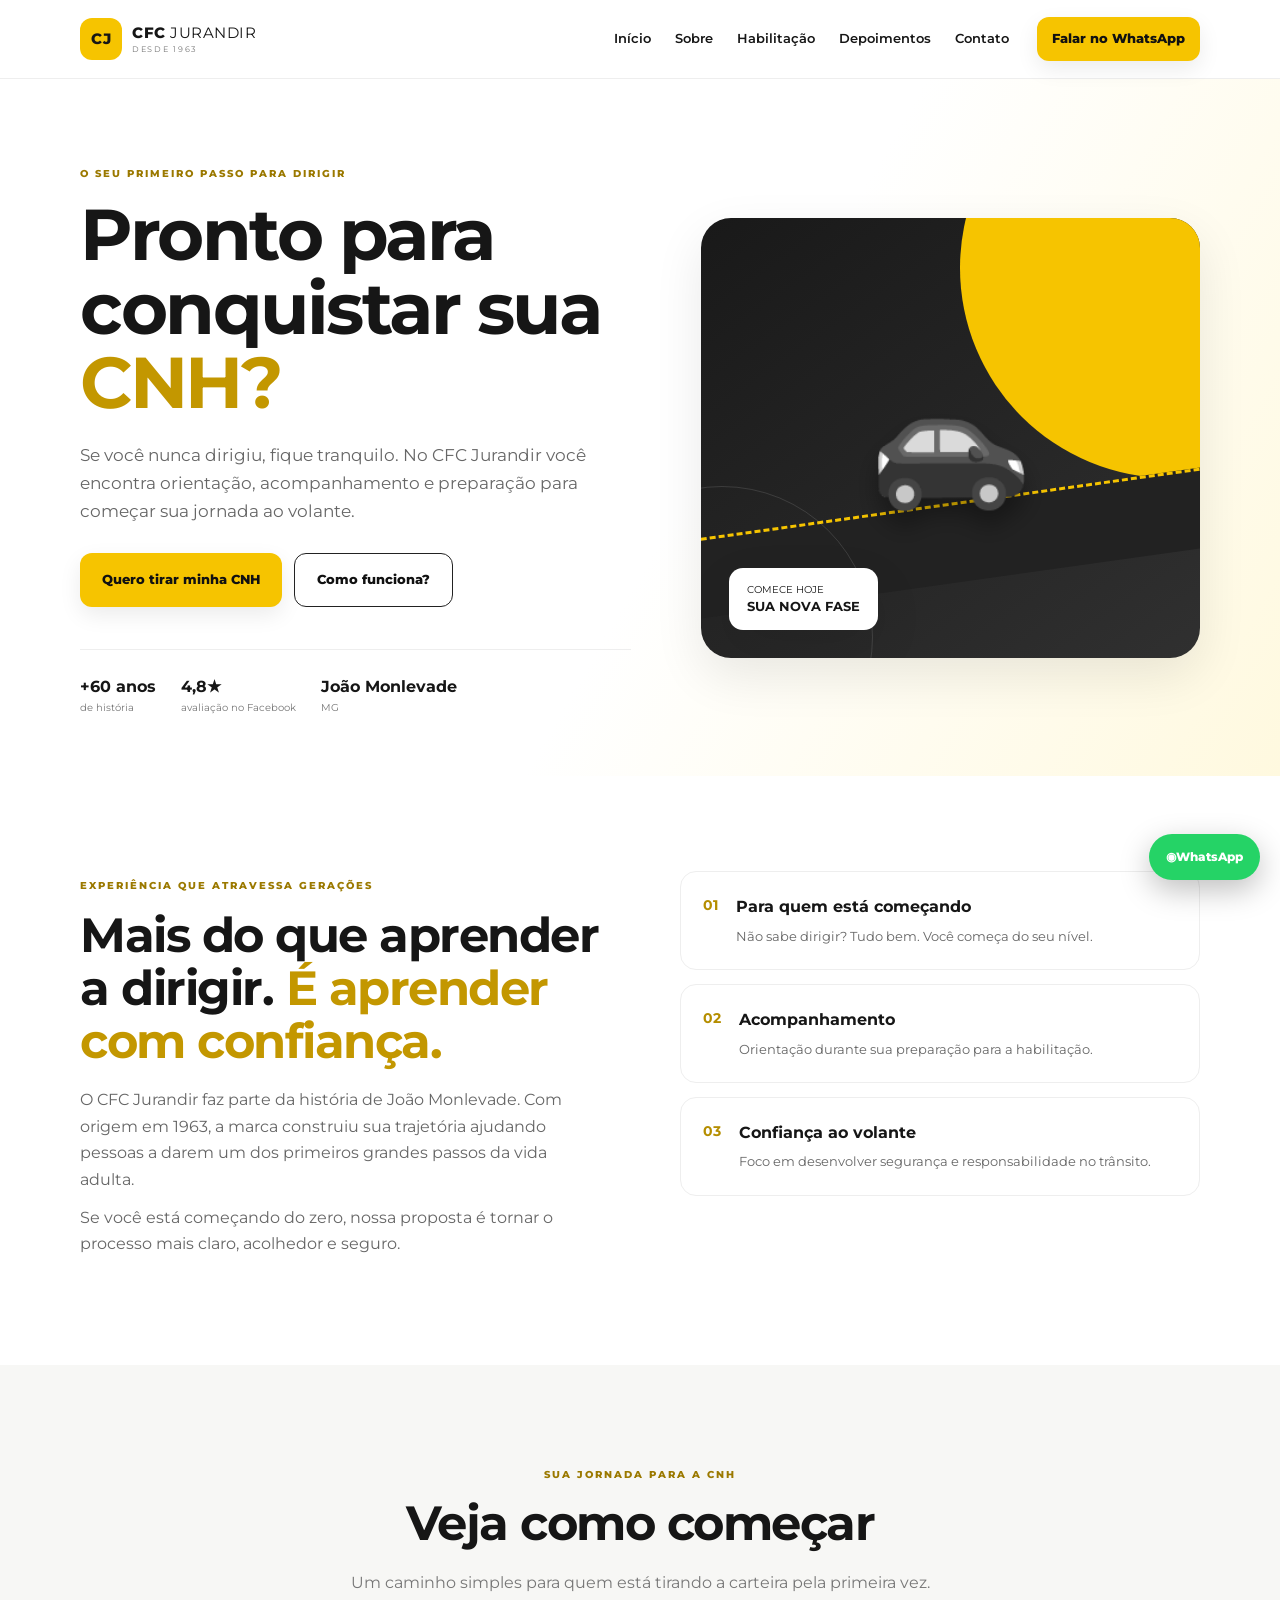
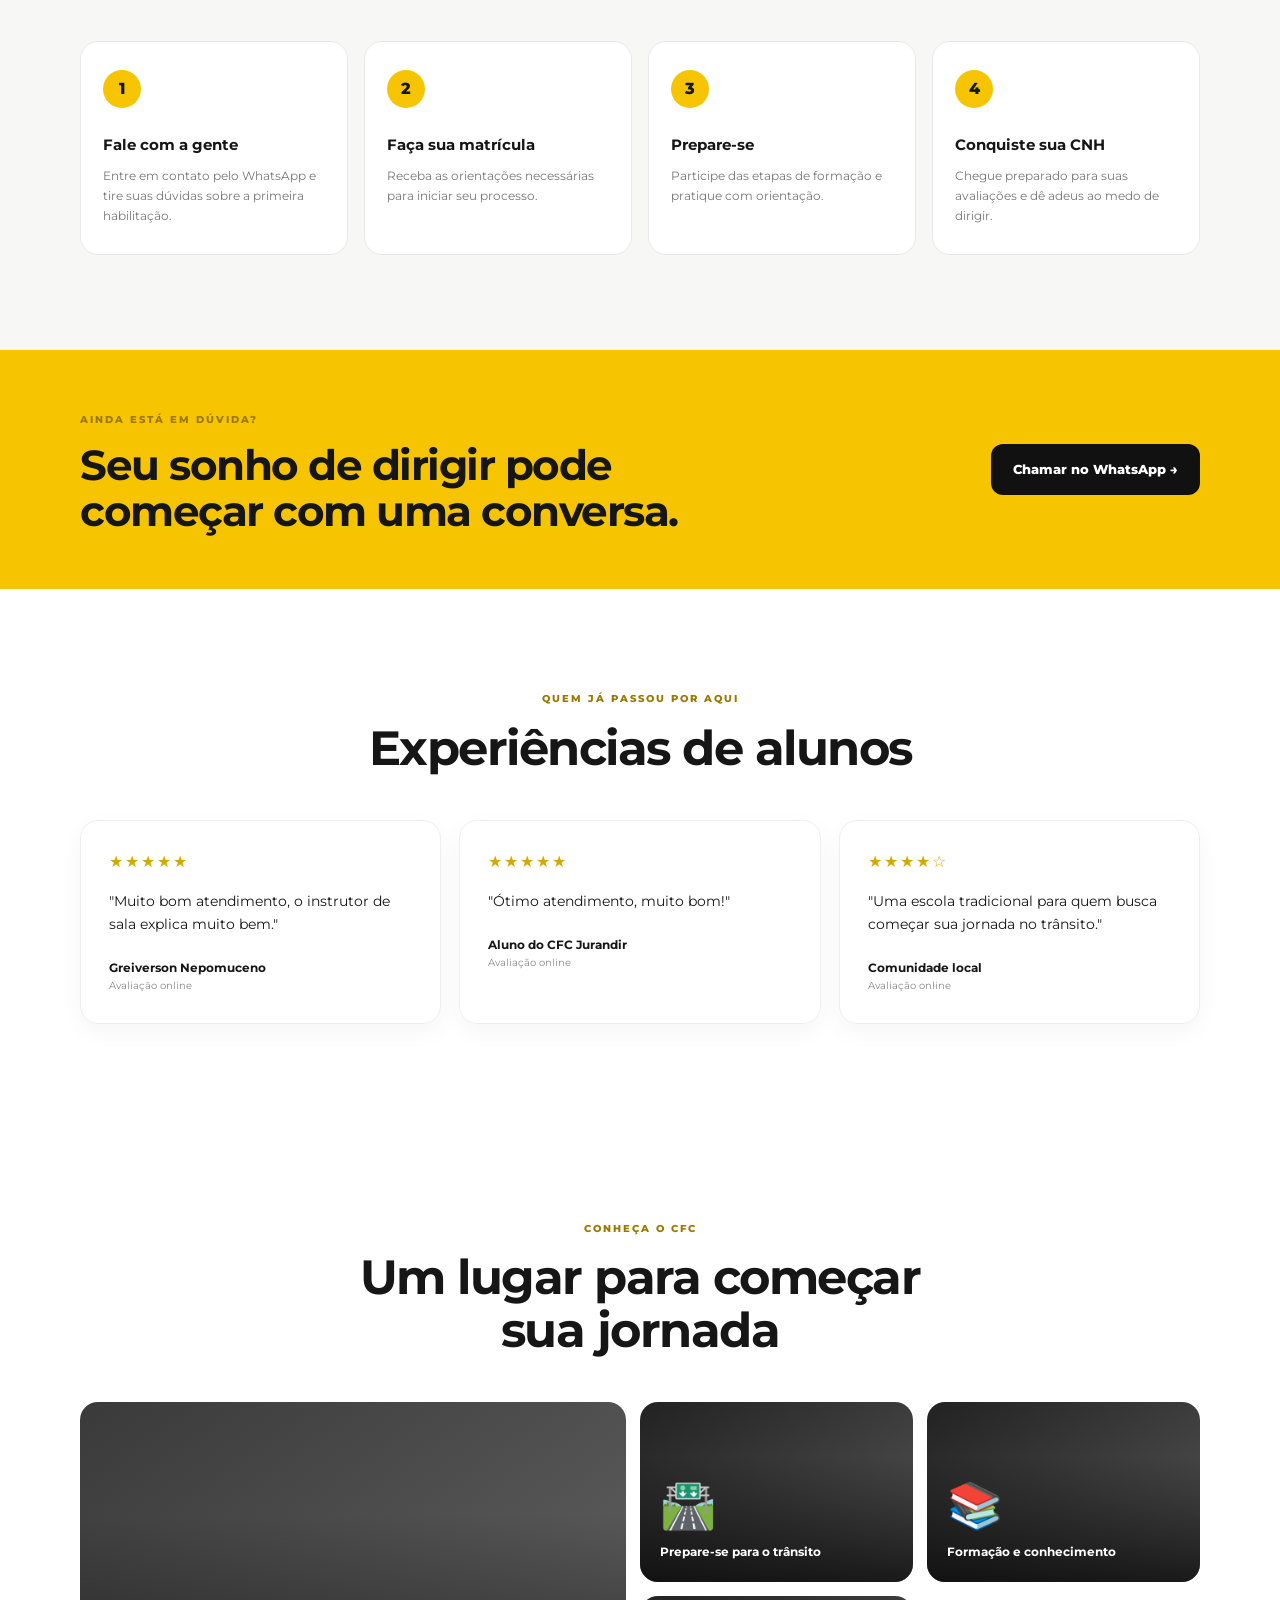
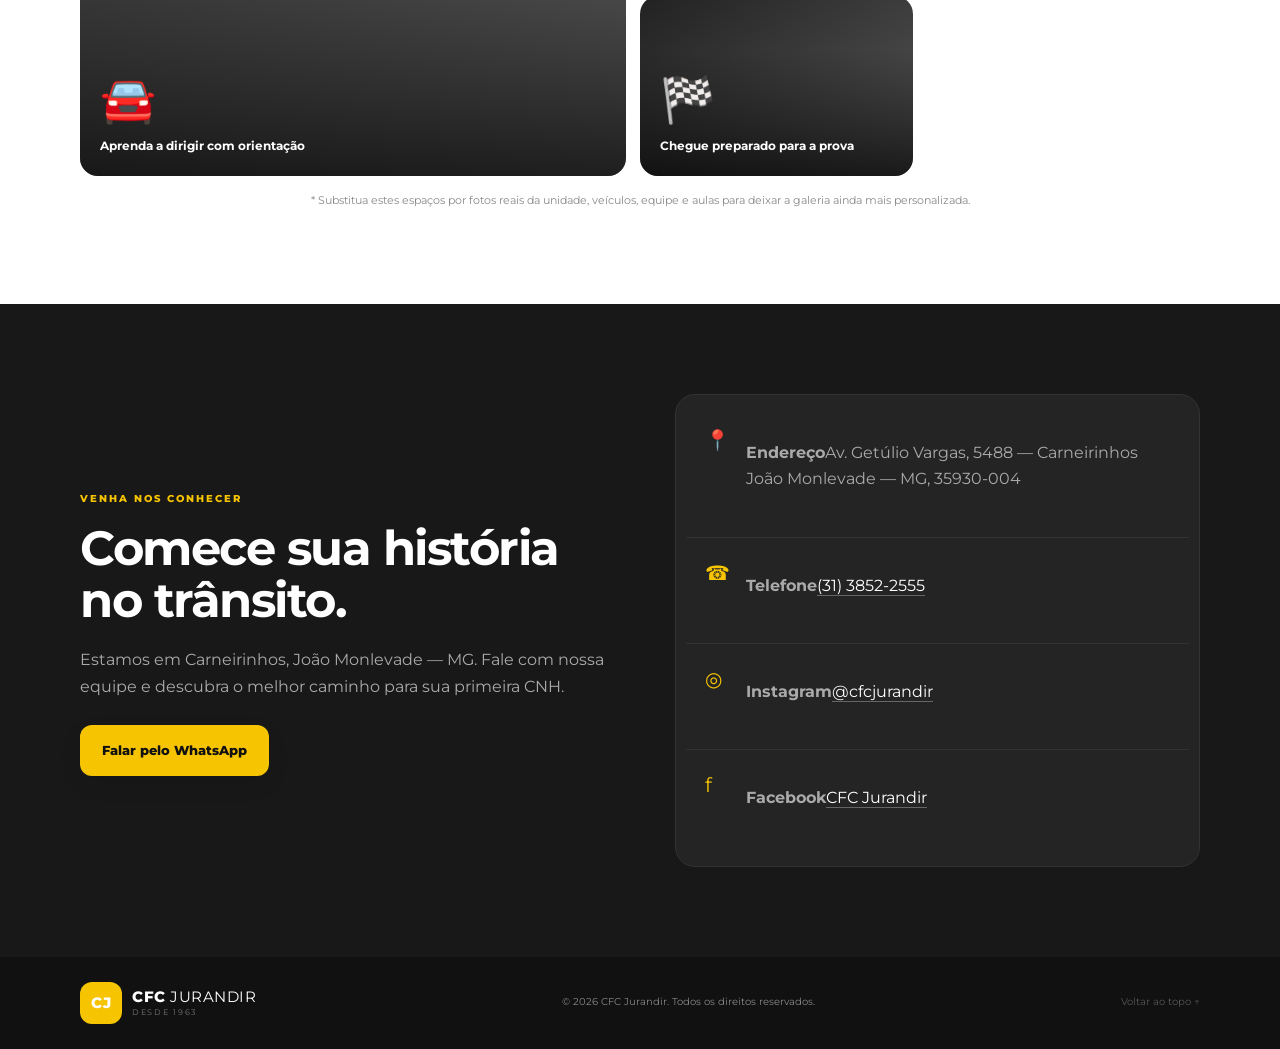
<file: index.html>
<!DOCTYPE html>
<html lang="pt-BR">
<head>
  <meta charset="UTF-8">
  <meta name="viewport" content="width=device-width, initial-scale=1.0">
  <meta name="description" content="CFC Jurandir — autoescola em João Monlevade. Aprenda a dirigir com confiança e dê o primeiro passo para sua CNH.">
  <title>CFC Jurandir | Sua melhor escolha para aprender a dirigir</title>
  <link rel="preconnect" href="https://fonts.googleapis.com">
  <link rel="preconnect" href="https://fonts.gstatic.com" crossorigin>
  <link href="https://fonts.googleapis.com/css2?family=Montserrat:wght@400;500;600;700;800&display=swap" rel="stylesheet">
  <link rel="stylesheet" href="style.css">
</head>
<body>
  <header class="header" id="inicio">
    <div class="container nav">
      <a class="logo" href="#inicio" aria-label="CFC Jurandir">
        <span class="logo-mark">CJ</span>
        <span><strong>CFC</strong> JURANDIR<small>DESDE 1963</small></span>
      </a>
      <button class="menu-toggle" aria-label="Abrir menu" aria-expanded="false">☰</button>
      <nav class="menu">
        <a href="#inicio">Início</a>
        <a href="#sobre">Sobre</a>
        <a href="#habilitacao">Habilitação</a>
        <a href="#depoimentos">Depoimentos</a>
        <a href="#contato">Contato</a>
      </nav>
      <a class="btn btn-small" href="https://wa.me/553138522555?text=Olá!%20Quero%20saber%20como%20tirar%20minha%20CNH%20no%20CFC%20Jurandir." target="_blank">Falar no WhatsApp</a>
    </div>
  </header>

  <main>
    <section class="hero">
      <div class="container hero-grid">
        <div class="hero-copy">
          <span class="eyebrow">O seu primeiro passo para dirigir</span>
          <h1>Pronto para conquistar sua <span>CNH?</span></h1>
          <p>Se você nunca dirigiu, fique tranquilo. No CFC Jurandir você encontra orientação, acompanhamento e preparação para começar sua jornada ao volante.</p>
          <div class="hero-actions">
            <a class="btn" href="https://wa.me/553138522555?text=Olá!%20Tenho%20interesse%20em%20tirar%20minha%20primeira%20CNH." target="_blank">Quero tirar minha CNH</a>
            <a class="btn btn-outline" href="#habilitacao">Como funciona?</a>
          </div>
          <div class="trust">
            <div><strong>+60 anos</strong><span>de história</span></div>
            <div><strong>4,8★</strong><span>avaliação no Facebook</span></div>
            <div><strong>João Monlevade</strong><span>MG</span></div>
          </div>
        </div>
        <div class="hero-card">
          <div class="road-line"></div>
          <div class="car">🚗</div>
          <div class="hero-badge">COMECE HOJE<br><strong>SUA NOVA FASE</strong></div>
        </div>
      </div>
    </section>

    <section class="section" id="sobre">
      <div class="container two-col">
        <div>
          <span class="eyebrow">Experiência que atravessa gerações</span>
          <h2>Mais do que aprender a dirigir. <span>É aprender com confiança.</span></h2>
          <p>O CFC Jurandir faz parte da história de João Monlevade. Com origem em 1963, a marca construiu sua trajetória ajudando pessoas a darem um dos primeiros grandes passos da vida adulta.</p>
          <p>Se você está começando do zero, nossa proposta é tornar o processo mais claro, acolhedor e seguro.</p>
        </div>
        <div class="feature-list">
          <article><b>01</b><div><h3>Para quem está começando</h3><p>Não sabe dirigir? Tudo bem. Você começa do seu nível.</p></div></article>
          <article><b>02</b><div><h3>Acompanhamento</h3><p>Orientação durante sua preparação para a habilitação.</p></div></article>
          <article><b>03</b><div><h3>Confiança ao volante</h3><p>Foco em desenvolver segurança e responsabilidade no trânsito.</p></div></article>
        </div>
      </div>
    </section>

    <section class="section light" id="habilitacao">
      <div class="container">
        <div class="section-heading">
          <span class="eyebrow">Sua jornada para a CNH</span>
          <h2>Veja como começar</h2>
          <p>Um caminho simples para quem está tirando a carteira pela primeira vez.</p>
        </div>
        <div class="steps">
          <article><span>1</span><h3>Fale com a gente</h3><p>Entre em contato pelo WhatsApp e tire suas dúvidas sobre a primeira habilitação.</p></article>
          <article><span>2</span><h3>Faça sua matrícula</h3><p>Receba as orientações necessárias para iniciar seu processo.</p></article>
          <article><span>3</span><h3>Prepare-se</h3><p>Participe das etapas de formação e pratique com orientação.</p></article>
          <article><span>4</span><h3>Conquiste sua CNH</h3><p>Chegue preparado para suas avaliações e dê adeus ao medo de dirigir.</p></article>
        </div>
      </div>
    </section>

    <section class="cta">
      <div class="container cta-inner">
        <div><span class="eyebrow">Ainda está em dúvida?</span><h2>Seu sonho de dirigir pode começar com uma conversa.</h2></div>
        <a class="btn dark" href="https://wa.me/553138522555?text=Olá!%20Quero%20começar%20o%20processo%20para%20minha%20CNH." target="_blank">Chamar no WhatsApp →</a>
      </div>
    </section>

    <section class="section" id="depoimentos">
      <div class="container">
        <div class="section-heading">
          <span class="eyebrow">Quem já passou por aqui</span>
          <h2>Experiências de alunos</h2>
        </div>
        <div class="reviews">
          <article class="review"><div class="stars">★★★★★</div><p>"Muito bom atendimento, o instrutor de sala explica muito bem."</p><strong>Greiverson Nepomuceno</strong><small>Avaliação online</small></article>
          <article class="review"><div class="stars">★★★★★</div><p>"Ótimo atendimento, muito bom!"</p><strong>Aluno do CFC Jurandir</strong><small>Avaliação online</small></article>
          <article class="review"><div class="stars">★★★★☆</div><p>"Uma escola tradicional para quem busca começar sua jornada no trânsito."</p><strong>Comunidade local</strong><small>Avaliação online</small></article>
        </div>
      </div>
    </section>

    <section class="section gallery-section">
      <div class="container">
        <div class="section-heading">
          <span class="eyebrow">Conheça o CFC</span>
          <h2>Um lugar para começar sua jornada</h2>
        </div>
        <div class="gallery">
          <div class="gallery-item big"><div><span>🚘</span><p>Aprenda a dirigir com orientação</p></div></div>
          <div class="gallery-item"><div><span>🛣️</span><p>Prepare-se para o trânsito</p></div></div>
          <div class="gallery-item"><div><span>📚</span><p>Formação e conhecimento</p></div></div>
          <div class="gallery-item"><div><span>🏁</span><p>Chegue preparado para a prova</p></div></div>
        </div>
        <p class="gallery-note">* Substitua estes espaços por fotos reais da unidade, veículos, equipe e aulas para deixar a galeria ainda mais personalizada.</p>
      </div>
    </section>

    <section class="contact" id="contato">
      <div class="container contact-grid">
        <div>
          <span class="eyebrow">Venha nos conhecer</span>
          <h2>Comece sua história no trânsito.</h2>
          <p>Estamos em Carneirinhos, João Monlevade — MG. Fale com nossa equipe e descubra o melhor caminho para sua primeira CNH.</p>
          <a class="btn" href="https://wa.me/553138522555?text=Olá!%20Estou%20em%20João%20Monlevade%20e%20quero%20informações%20sobre%20a%20CNH." target="_blank">Falar pelo WhatsApp</a>
        </div>
        <div class="contact-card">
          <div><span>📍</span><p><strong>Endereço</strong>Av. Getúlio Vargas, 5488 — Carneirinhos<br>João Monlevade — MG, 35930-004</p></div>
          <div><span>☎</span><p><strong>Telefone</strong><a href="tel:+553138522555">(31) 3852-2555</a></p></div>
          <div><span>◎</span><p><strong>Instagram</strong><a href="https://www.instagram.com/cfcjurandir/" target="_blank">@cfcjurandir</a></p></div>
          <div><span>f</span><p><strong>Facebook</strong><a href="https://www.facebook.com/cfcjurandirjm/" target="_blank">CFC Jurandir</a></p></div>
        </div>
      </div>
    </section>
  </main>

  <a class="whatsapp-float" href="https://wa.me/553138522555?text=Olá!%20Quero%20informações%20sobre%20a%20primeira%20CNH." target="_blank" aria-label="Falar no WhatsApp">◉<span>WhatsApp</span></a>

  <footer>
    <div class="container footer-inner">
      <div class="logo footer-logo"><span class="logo-mark">CJ</span><span><strong>CFC</strong> JURANDIR<small>DESDE 1963</small></span></div>
      <p>© <span id="year"></span> CFC Jurandir. Todos os direitos reservados.</p>
      <a href="#inicio">Voltar ao topo ↑</a>
    </div>
  </footer>
  <script src="script.js"></script>
</body>
</html>
</file>
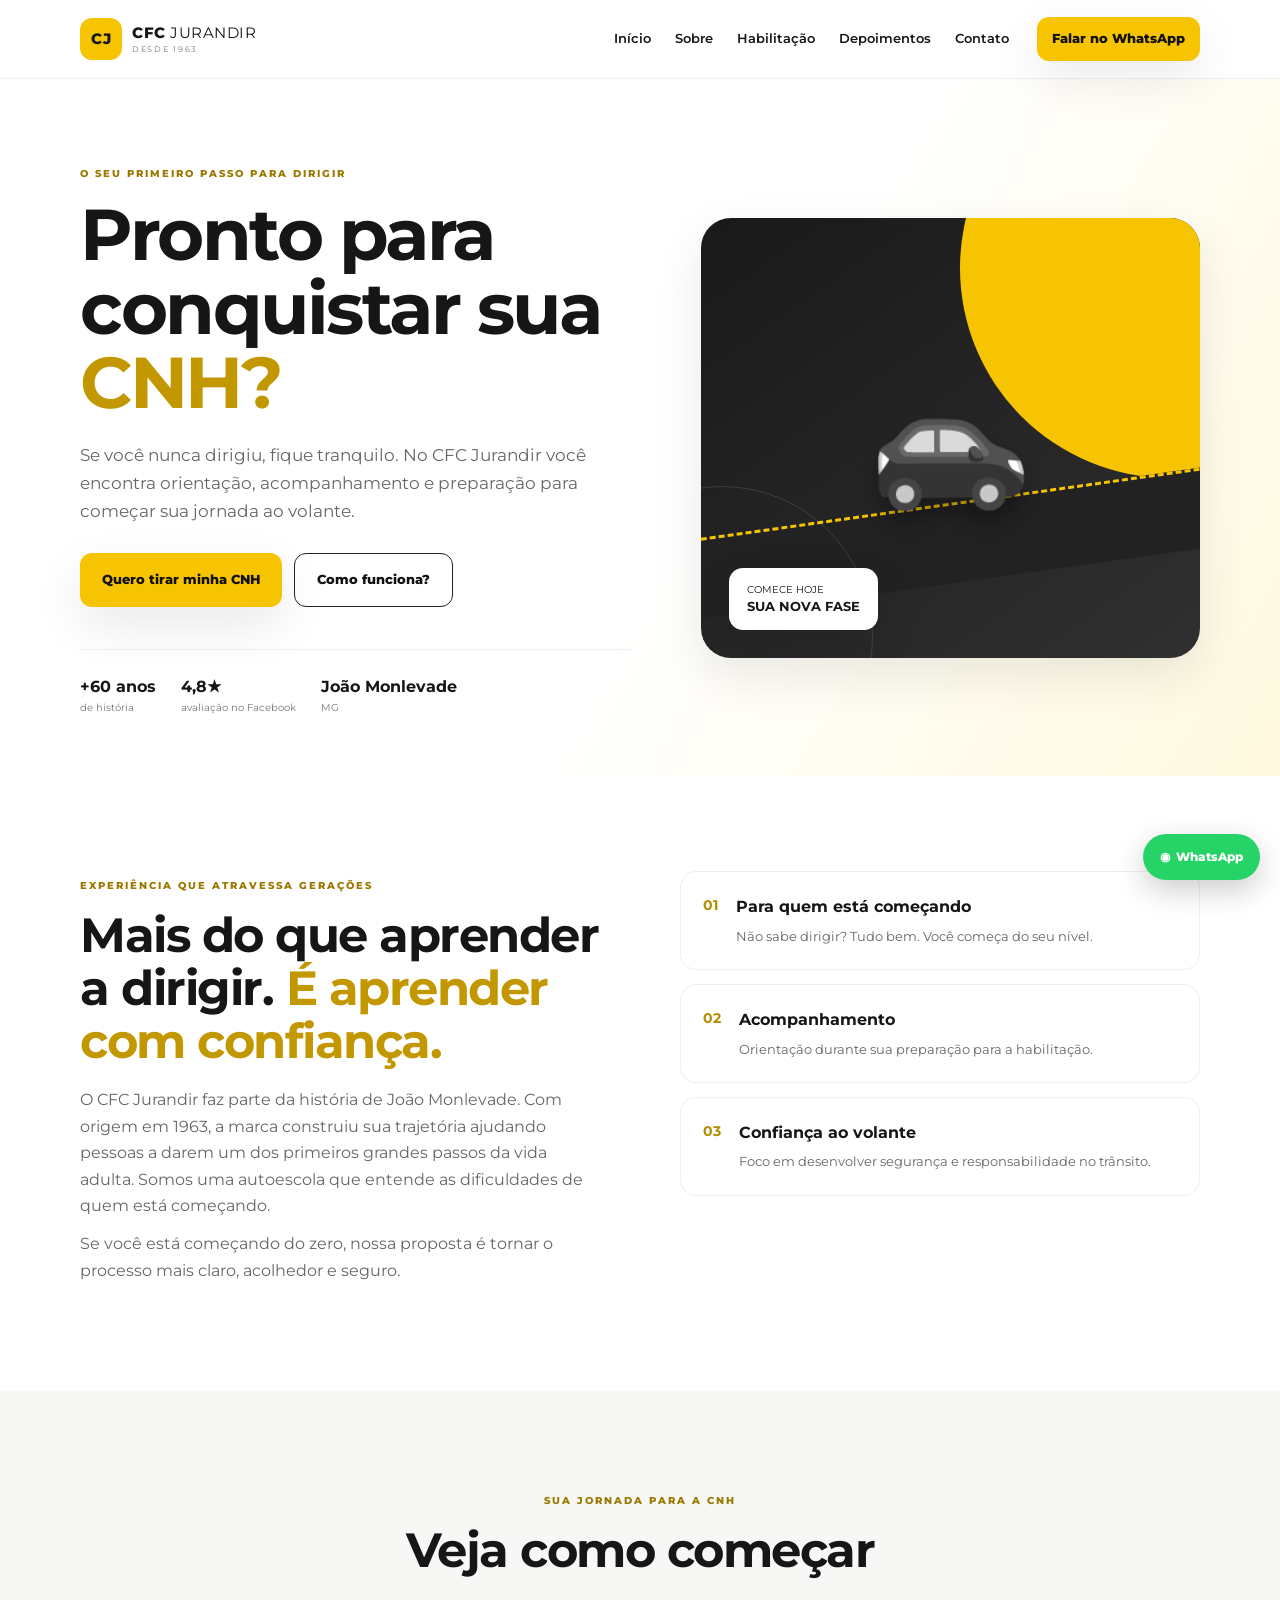
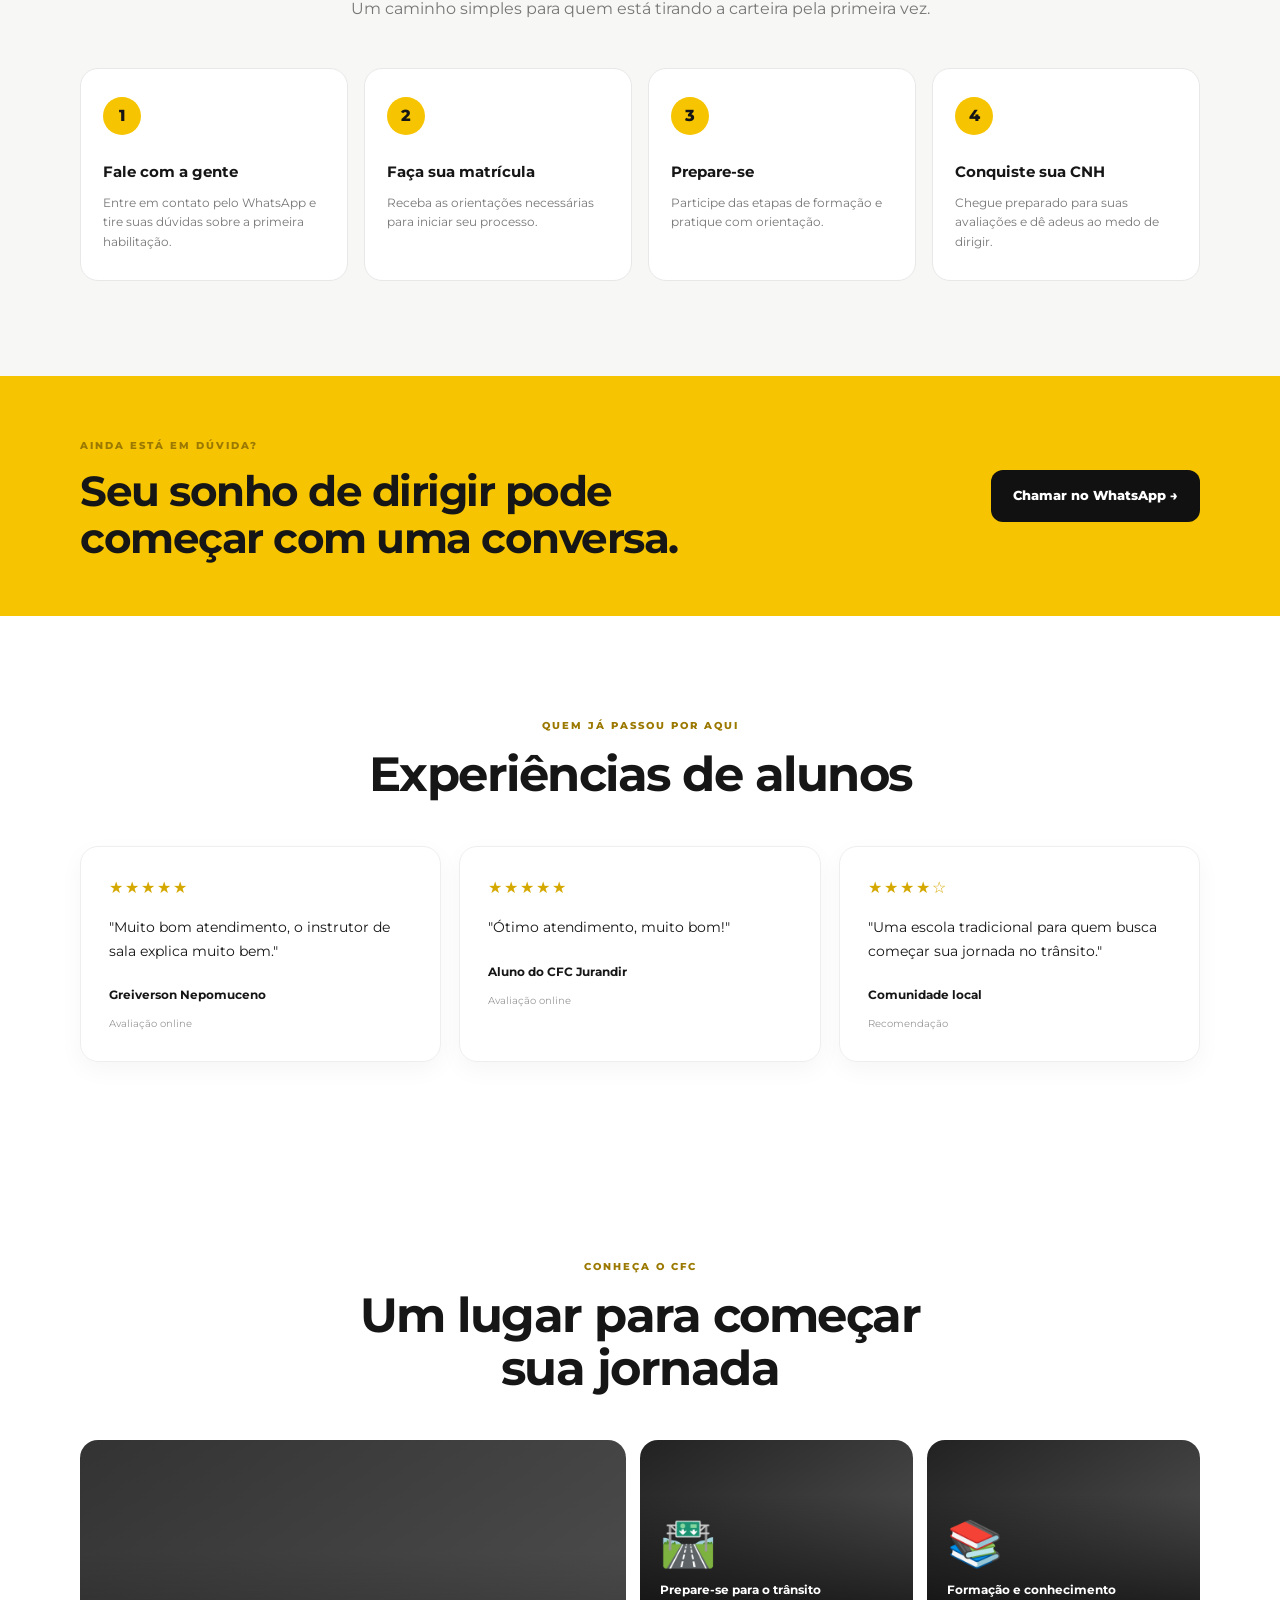
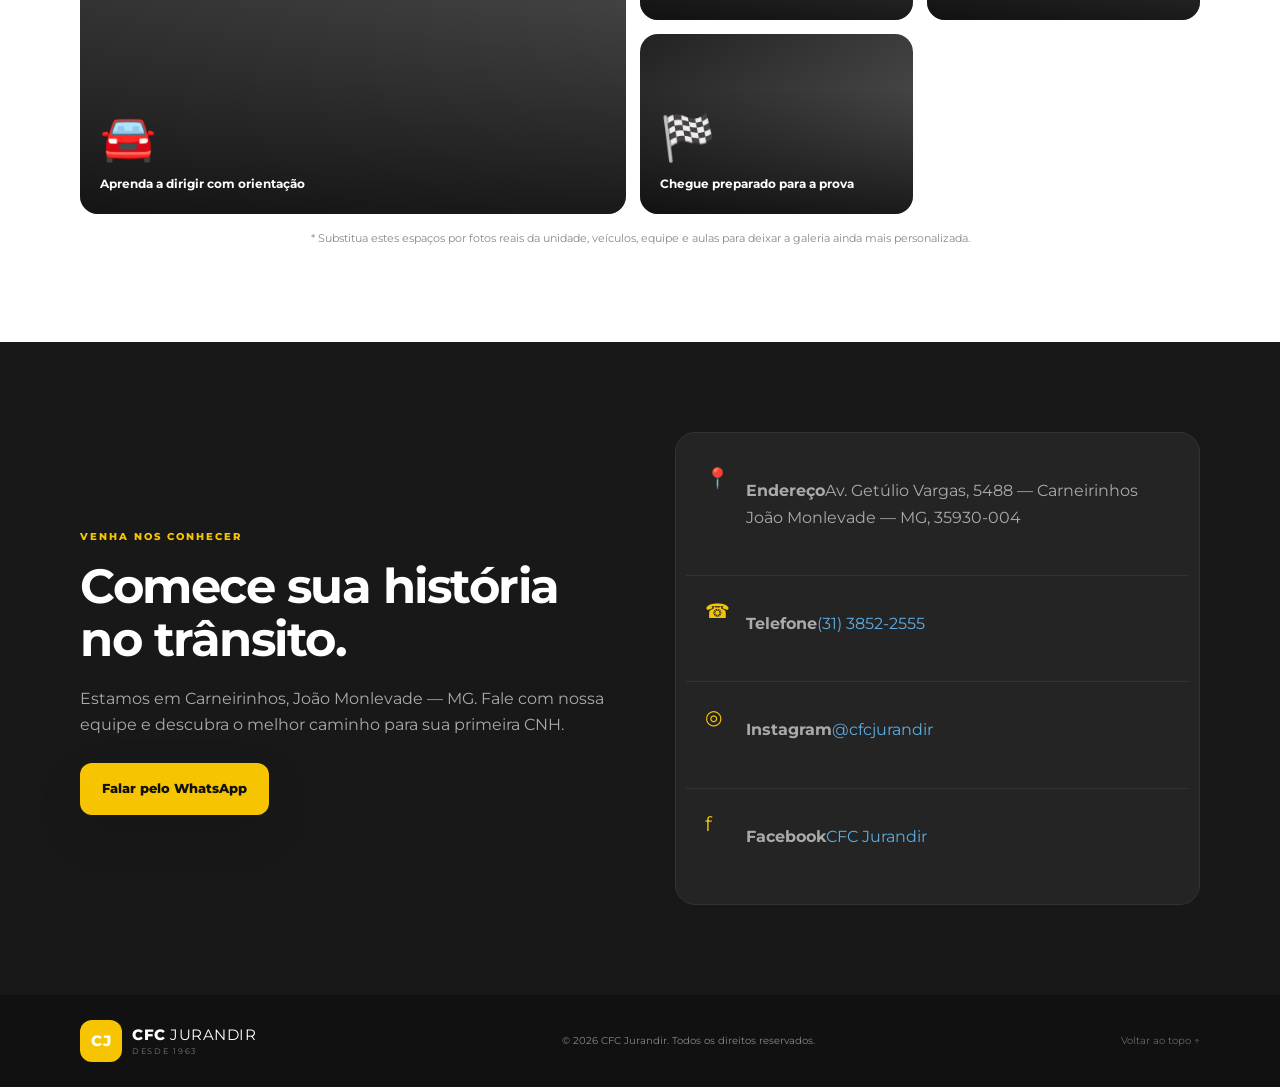
<file: cfc-jurandir-site/index.html>
<!DOCTYPE html>
<html lang="pt-BR">
<head>
  <meta charset="UTF-8">
  <meta name="viewport" content="width=device-width, initial-scale=1.0">
  <meta name="description" content="CFC Jurandir — autoescola em João Monlevade. Aprenda a dirigir com confiança e dê o primeiro passo para sua CNH.">
  <title>CFC Jurandir | Sua melhor escolha para aprender a dirigir</title>
  <link rel="preconnect" href="https://fonts.googleapis.com">
  <link rel="preconnect" href="https://fonts.gstatic.com" crossorigin>
  <link href="https://fonts.googleapis.com/css2?family=Montserrat:wght@400;500;600;700;800&display=swap" rel="stylesheet">
  <link rel="stylesheet" href="style.css">
</head>
<body>
  <header class="header" id="inicio">
    <div class="container nav">
      <a class="logo" href="#inicio" aria-label="CFC Jurandir">
        <span class="logo-mark">CJ</span>
        <span><strong>CFC</strong> JURANDIR<small>DESDE 1963</small></span>
      </a>
      <button class="menu-toggle" aria-label="Abrir menu" aria-expanded="false">☰</button>
      <nav class="menu">
        <a href="#inicio">Início</a>
        <a href="#sobre">Sobre</a>
        <a href="#habilitacao">Habilitação</a>
        <a href="#depoimentos">Depoimentos</a>
        <a href="#contato">Contato</a>
      </nav>
      <a class="btn btn-small" href="https://wa.me/553138522555?text=Olá!%20Quero%20saber%20como%20tirar%20minha%20CNH%20no%20CFC%20Jurandir." target="_blank">Falar no WhatsApp</a>
    </div>
  </header>

  <main>
    <section class="hero">
      <div class="container hero-grid">
        <div class="hero-copy">
          <span class="eyebrow">O seu primeiro passo para dirigir</span>
          <h1>Pronto para conquistar sua <span>CNH?</span></h1>
          <p>Se você nunca dirigiu, fique tranquilo. No CFC Jurandir você encontra orientação, acompanhamento e preparação para começar sua jornada ao volante.</p>
          <div class="hero-actions">
            <a class="btn" href="https://wa.me/553138522555?text=Olá!%20Tenho%20interesse%20em%20tirar%20minha%20primeira%20CNH." target="_blank">Quero tirar minha CNH</a>
            <a class="btn btn-outline" href="#habilitacao">Como funciona?</a>
          </div>
          <div class="trust">
            <div><strong>+60 anos</strong><span>de história</span></div>
            <div><strong>4,8★</strong><span>avaliação no Facebook</span></div>
            <div><strong>João Monlevade</strong><span>MG</span></div>
          </div>
        </div>
        <div class="hero-card">
          <div class="road-line"></div>
          <div class="car">🚗</div>
          <div class="hero-badge">COMECE HOJE<br><strong>SUA NOVA FASE</strong></div>
        </div>
      </div>
    </section>

    <section class="section" id="sobre">
      <div class="container two-col">
        <div>
          <span class="eyebrow">Experiência que atravessa gerações</span>
          <h2>Mais do que aprender a dirigir. <span>É aprender com confiança.</span></h2>
          <p>O CFC Jurandir faz parte da história de João Monlevade. Com origem em 1963, a marca construiu sua trajetória ajudando pessoas a darem um dos primeiros grandes passos da vida adulta. Somos uma autoescola que entende as dificuldades de quem está começando.</p>
          <p>Se você está começando do zero, nossa proposta é tornar o processo mais claro, acolhedor e seguro.</p>
        </div>
        <div class="feature-list">
          <article><b>01</b><div><h3>Para quem está começando</h3><p>Não sabe dirigir? Tudo bem. Você começa do seu nível.</p></div></article>
          <article><b>02</b><div><h3>Acompanhamento</h3><p>Orientação durante sua preparação para a habilitação.</p></div></article>
          <article><b>03</b><div><h3>Confiança ao volante</h3><p>Foco em desenvolver segurança e responsabilidade no trânsito.</p></div></article>
        </div>
      </div>
    </section>

    <section class="section light" id="habilitacao">
      <div class="container">
        <div class="section-heading">
          <span class="eyebrow">Sua jornada para a CNH</span>
          <h2>Veja como começar</h2>
          <p>Um caminho simples para quem está tirando a carteira pela primeira vez.</p>
        </div>
        <div class="steps">
          <article><span>1</span><h3>Fale com a gente</h3><p>Entre em contato pelo WhatsApp e tire suas dúvidas sobre a primeira habilitação.</p></article>
          <article><span>2</span><h3>Faça sua matrícula</h3><p>Receba as orientações necessárias para iniciar seu processo.</p></article>
          <article><span>3</span><h3>Prepare-se</h3><p>Participe das etapas de formação e pratique com orientação.</p></article>
          <article><span>4</span><h3>Conquiste sua CNH</h3><p>Chegue preparado para suas avaliações e dê adeus ao medo de dirigir.</p></article>
        </div>
      </div>
    </section>

    <section class="cta">
      <div class="container cta-inner">
        <div><span class="eyebrow">Ainda está em dúvida?</span><h2>Seu sonho de dirigir pode começar com uma conversa.</h2></div>
        <a class="btn dark" href="https://wa.me/553138522555?text=Olá!%20Quero%20começar%20o%20processo%20para%20minha%20CNH." target="_blank">Chamar no WhatsApp →</a>
      </div>
    </section>

    <section class="section" id="depoimentos">
      <div class="container">
        <div class="section-heading">
          <span class="eyebrow">Quem já passou por aqui</span>
          <h2>Experiências de alunos</h2>
        </div>
        <div class="reviews">
          <article class="review"><div class="stars">★★★★★</div><p>"Muito bom atendimento, o instrutor de sala explica muito bem."</p><strong>Greiverson Nepomuceno</strong><small>Avaliação online</small></article>
          <article class="review"><div class="stars">★★★★★</div><p>"Ótimo atendimento, muito bom!"</p><strong>Aluno do CFC Jurandir</strong><small>Avaliação online</small></article>
          <article class="review"><div class="stars">★★★★☆</div><p>"Uma escola tradicional para quem busca começar sua jornada no trânsito."</p><strong>Comunidade local</strong><small>Recomendação</small></article>
        </div>
      </div>
    </section>

    <section class="section gallery-section">
      <div class="container">
        <div class="section-heading">
          <span class="eyebrow">Conheça o CFC</span>
          <h2>Um lugar para começar sua jornada</h2>
        </div>
        <div class="gallery">
          <div class="gallery-item big"><div><span>🚘</span><p>Aprenda a dirigir com orientação</p></div></div>
          <div class="gallery-item"><div><span>🛣️</span><p>Prepare-se para o trânsito</p></div></div>
          <div class="gallery-item"><div><span>📚</span><p>Formação e conhecimento</p></div></div>
          <div class="gallery-item"><div><span>🏁</span><p>Chegue preparado para a prova</p></div></div>
        </div>
        <p class="gallery-note">* Substitua estes espaços por fotos reais da unidade, veículos, equipe e aulas para deixar a galeria ainda mais personalizada.</p>
      </div>
    </section>

    <section class="contact" id="contato">
      <div class="container contact-grid">
        <div>
          <span class="eyebrow">Venha nos conhecer</span>
          <h2>Comece sua história no trânsito.</h2>
          <p>Estamos em Carneirinhos, João Monlevade — MG. Fale com nossa equipe e descubra o melhor caminho para sua primeira CNH.</p>
          <a class="btn" href="https://wa.me/553138522555?text=Olá!%20Estou%20em%20João%20Monlevade%20e%20quero%20informações%20sobre%20a%20CNH." target="_blank">Falar pelo WhatsApp</a>
        </div>
        <div class="contact-card">
          <div><span>📍</span><p><strong>Endereço</strong>Av. Getúlio Vargas, 5488 — Carneirinhos<br>João Monlevade — MG, 35930-004</p></div>
          <div><span>☎</span><p><strong>Telefone</strong><a href="tel:+553138522555">(31) 3852-2555</a></p></div>
          <div><span>◎</span><p><strong>Instagram</strong><a href="https://www.instagram.com/cfcjurandir/" target="_blank">@cfcjurandir</a></p></div>
          <div><span>f</span><p><strong>Facebook</strong><a href="https://www.facebook.com/cfcjurandirjm/" target="_blank">CFC Jurandir</a></p></div>
        </div>
      </div>
    </section>
  </main>

  <a class="whatsapp-float" href="https://wa.me/553138522555?text=Olá!%20Quero%20informações%20sobre%20a%20primeira%20CNH." target="_blank" aria-label="Falar no WhatsApp">◉<span>WhatsApp</span></a>

  <footer>
    <div class="container footer-inner">
      <div class="logo footer-logo"><span class="logo-mark">CJ</span><span><strong>CFC</strong> JURANDIR<small>DESDE 1963</small></span></div>
      <p>© <span id="year"></span> CFC Jurandir. Todos os direitos reservados.</p>
      <a href="#inicio">Voltar ao topo ↑</a>
    </div>
  </footer>
  <script src="script.js"></script>
</body>
</html>
</file>
<file: style.css>
:root{
  --yellow:#f6c400; --yellow-dark:#d9a900; --black:#161616; --gray:#666; --light:#f7f7f5; --white:#fff;
  --shadow:0 18px 50px rgba(0,0,0,.09); --radius:22px;
}
*{box-sizing:border-box;margin:0;padding:0}
html{scroll-behavior:smooth}
body{font-family:Montserrat,Arial,sans-serif;color:var(--black);background:#fff;line-height:1.65}
a{text-decoration:none;color:inherit}
.container{width:min(1120px,92%);margin:auto}
.header{position:sticky;top:0;z-index:100;background:rgba(255,255,255,.96);backdrop-filter:blur(12px);border-bottom:1px solid #eee}
.nav{height:78px;display:flex;align-items:center;gap:28px}
.logo{display:flex;align-items:center;gap:10px;font-size:15px;line-height:1.05;letter-spacing:.5px}
.logo strong{font-weight:800}.logo small{display:block;font-size:8px;margin-top:4px;letter-spacing:1.7px;color:#777}
.logo-mark{display:grid;place-items:center;width:42px;height:42px;border-radius:12px;background:var(--yellow);font-weight:800}
.menu{display:flex;gap:24px;margin-left:auto;font-size:13px;font-weight:600}
.menu a:hover{color:var(--yellow-dark)}
.btn{display:inline-flex;align-items:center;justify-content:center;background:var(--yellow);color:#111;padding:15px 22px;border-radius:12px;font-weight:800;font-size:13px;transition:.2s;box-shadow:0 8px 22px rgba(0,0,0,.08);border:0;cursor:pointer}
.btn:hover{transform:translateY(-2px);background:#ffd52e}
.btn-small{padding:11px 15px;white-space:nowrap}
.btn-outline{background:transparent;border:1px solid #222;box-shadow:none}.btn-outline:hover{background:#111;color:#fff}
.btn.dark{background:#111;color:#fff;box-shadow:none}.btn.dark:hover{background:#333}
.menu-toggle{display:none;background:none;border:0;font-size:25px;cursor:pointer}
.hero{background:linear-gradient(120deg,#fff 0%,#fff 55%,#fff9df 100%);padding:80px 0 60px;overflow:hidden}
.hero-grid{display:grid;grid-template-columns:1.05fr .95fr;gap:70px;align-items:center}
.eyebrow{display:inline-block;text-transform:uppercase;letter-spacing:2px;font-size:10px;font-weight:800;color:#9b7900;margin-bottom:14px}
.hero h1{font-size:clamp(40px,6vw,72px);line-height:1.03;letter-spacing:-2.5px;max-width:680px}
.hero h1 span,h2 span{color:#c39700}
.hero-copy>p{color:#666;max-width:610px;font-size:17px;margin:22px 0 28px}
.hero-actions{display:flex;gap:12px;flex-wrap:wrap}
.trust{display:flex;gap:25px;margin-top:42px;padding-top:24px;border-top:1px solid #eee}
.trust div{display:flex;flex-direction:column}.trust strong{font-size:16px}.trust span{font-size:10px;color:#777}
.hero-card{min-height:440px;border-radius:30px;background:linear-gradient(145deg,#191919,#303030);position:relative;overflow:hidden;box-shadow:var(--shadow);display:flex;align-items:center;justify-content:center}
.hero-card:before{content:"";position:absolute;width:420px;height:420px;border-radius:50%;background:var(--yellow);right:-180px;top:-160px}
.hero-card:after{content:"";position:absolute;width:300px;height:300px;border:1px solid rgba(255,255,255,.12);border-radius:50%;left:-130px;bottom:-130px}
.car{font-size:130px;filter:grayscale(1);position:relative;z-index:2;transform:scaleX(-1);text-shadow:0 15px 25px rgba(0,0,0,.35)}
.road-line{position:absolute;width:150%;height:80px;background:#222;bottom:75px;transform:rotate(-8deg);border-top:3px dashed var(--yellow)}
.hero-badge{position:absolute;z-index:3;left:28px;bottom:28px;background:#fff;padding:15px 18px;border-radius:14px;font-size:10px;line-height:1.4;box-shadow:var(--shadow)}
.hero-badge strong{font-size:13px}
.section{padding:95px 0}.light{background:var(--light)}
.two-col{display:grid;grid-template-columns:1fr 1fr;gap:80px;align-items:start}
h2{font-size:clamp(30px,4vw,48px);line-height:1.1;letter-spacing:-1.5px;margin-bottom:20px}
.two-col p{color:#666;margin:12px 0}
.feature-list{display:grid;gap:14px}
.feature-list article{display:flex;gap:18px;padding:22px;background:#fff;border:1px solid #eee;border-radius:16px}
.feature-list b{color:#b58e00;font-size:14px}.feature-list h3{font-size:16px;margin-bottom:5px}.feature-list p{font-size:13px;margin:0}
.section-heading{text-align:center;max-width:650px;margin:0 auto 45px}.section-heading p{color:#777}
.steps{display:grid;grid-template-columns:repeat(4,1fr);gap:16px}
.steps article{background:#fff;padding:28px 22px;border-radius:18px;border:1px solid #e8e8e8;position:relative}
.steps span{display:grid;place-items:center;width:38px;height:38px;border-radius:50%;background:var(--yellow);font-weight:800;margin-bottom:25px}
.steps h3{font-size:15px;margin-bottom:8px}.steps p{font-size:12px;color:#777}
.cta{background:var(--yellow);padding:55px 0}.cta-inner{display:flex;align-items:center;justify-content:space-between;gap:30px}.cta h2{max-width:700px;margin:0;font-size:clamp(27px,4vw,42px)}
.reviews{display:grid;grid-template-columns:repeat(3,1fr);gap:18px}.review{padding:28px;border:1px solid #eee;border-radius:18px;box-shadow:0 8px 25px rgba(0,0,0,.04)}
.stars{color:#d5a800;letter-spacing:2px;margin-bottom:15px}.review p{font-size:14px;margin-bottom:22px}.review strong,.review small{display:block}.review strong{font-size:12px}.review small{font-size:10px;color:#888}
.gallery{display:grid;grid-template-columns:2fr 1fr 1fr;grid-template-rows:180px 180px;gap:14px}
.gallery-item{border-radius:18px;background:linear-gradient(145deg,#222,#555);color:#fff;display:flex;align-items:end;padding:20px;position:relative;overflow:hidden}
.gallery-item:before{content:"";position:absolute;inset:0;background:linear-gradient(transparent 30%,rgba(0,0,0,.7))}
.gallery-item div{position:relative;z-index:1}.gallery-item span{font-size:45px}.gallery-item p{font-size:12px;font-weight:700}.gallery-item.big{grid-row:span 2;background:linear-gradient(145deg,#3a3a3a,#666)}
.gallery-note{font-size:11px;color:#888;text-align:center;margin-top:15px}
.contact{background:#181818;color:#fff;padding:90px 0}.contact .eyebrow{color:var(--yellow)}.contact p{color:#aaa;max-width:550px;margin:16px 0 25px}
.contact-grid{display:grid;grid-template-columns:1fr 1fr;gap:70px;align-items:center}.contact-card{background:#242424;border:1px solid #333;border-radius:20px;padding:10px}
.contact-card>div{display:flex;gap:16px;padding:19px;border-bottom:1px solid #333}.contact-card>div:last-child{border:0}.contact-card>div>span{font-size:20px;color:var(--yellow);min-width:25px}.contact-card a{color:#fff;border-bottom:1px solid #666;transition:.2s}.contact-card a:hover{border-color:#fff}
.whatsapp-float{position:fixed;right:20px;bottom:20px;z-index:90;background:#25d366;color:#fff;border-radius:50px;padding:13px 17px;font-weight:800;font-size:12px;box-shadow:0 10px 30px rgba(0,0,0,.25);transition:.2s}
.whatsapp-float:hover{transform:scale(1.1)}
footer{background:#111;color:#888;padding:25px 0}.footer-inner{display:flex;align-items:center;justify-content:space-between;gap:20px;font-size:10px}.footer-logo{color:#fff}.footer-inner>a{color:#555;transition:.2s}.footer-inner>a:hover{color:#fff}
@media(max-width:900px){.menu{display:none}.menu.open{display:flex;position:absolute;top:78px;left:0;right:0;flex-direction:column;background:#fff;border-bottom:1px solid #eee;padding:20px;gap:0;z-index:99}.menu.open a{padding:12px 0;border-bottom:1px solid #eee}.menu.open a:last-child{border:0}.menu-toggle{display:block}.two-col{grid-template-columns:1fr;gap:40px}.steps{grid-template-columns:repeat(2,1fr);gap:14px}.reviews{grid-template-columns:1fr}.cta-inner{flex-direction:column;text-align:center}.contact-grid{grid-template-columns:1fr}}
@media(max-width:600px){.section{padding:70px 0}.hero h1{letter-spacing:-1.5px}.hero-copy>p{font-size:15px}.trust{gap:14px;justify-content:space-between}.trust strong{font-size:12px}.trust span{font-size:8px}.hero-grid{grid-template-columns:1fr;gap:40px}.hero-card{min-height:300px}.gallery{grid-template-columns:1fr;grid-template-rows:auto}.gallery-item.big{grid-row:span 1}.steps{grid-template-columns:1fr}.hero-actions{flex-direction:column}.btn,.btn-small{width:100%}}
</file>
<file: cfc-jurandir-site/style.css>
:root{
  --yellow:#f6c400; --yellow-dark:#d9a900; --black:#161616; --gray:#666; --light:#f7f7f5; --white:#fff;
  --shadow:0 18px 50px rgba(0,0,0,.09); --radius:22px;
}
*{box-sizing:border-box;margin:0;padding:0}
html{scroll-behavior:smooth}
body{font-family:Montserrat,Arial,sans-serif;color:var(--black);background:#fff;line-height:1.65}
a{text-decoration:none;color:inherit}
.container{width:min(1120px,92%);margin:auto}
.header{position:sticky;top:0;z-index:100;background:rgba(255,255,255,.96);backdrop-filter:blur(12px);border-bottom:1px solid #eee}
.nav{height:78px;display:flex;align-items:center;gap:28px}
.logo{display:flex;align-items:center;gap:10px;font-size:15px;line-height:1.05;letter-spacing:.5px}
.logo strong{font-weight:800}.logo small{display:block;font-size:8px;margin-top:4px;letter-spacing:1.7px;color:#777}
.logo-mark{display:grid;place-items:center;width:42px;height:42px;border-radius:12px;background:var(--yellow);font-weight:800}
.menu{display:flex;gap:24px;margin-left:auto;font-size:13px;font-weight:600}
.menu a:hover{color:var(--yellow-dark)}
.btn{display:inline-flex;align-items:center;justify-content:center;background:var(--yellow);color:#111;padding:15px 22px;border-radius:12px;font-weight:800;font-size:13px;transition:.2s;box-shadow:var(--shadow);border:none;cursor:pointer}
.btn:hover{transform:translateY(-2px);background:#ffd52e}
.btn-small{padding:11px 15px;white-space:nowrap}
.btn-outline{background:transparent;border:1px solid #222;box-shadow:none}.btn-outline:hover{background:#111;color:#fff}
.btn.dark{background:#111;color:#fff;box-shadow:none}.btn.dark:hover{background:#333}
.menu-toggle{display:none;background:none;border:0;font-size:25px;cursor:pointer}
.hero{background:linear-gradient(120deg,#fff 0%,#fff 55%,#fff9df 100%);padding:80px 0 60px;overflow:hidden}
.hero-grid{display:grid;grid-template-columns:1.05fr .95fr;gap:70px;align-items:center}
.eyebrow{display:inline-block;text-transform:uppercase;letter-spacing:2px;font-size:10px;font-weight:800;color:#9b7900;margin-bottom:14px}
.hero h1{font-size:clamp(40px,6vw,72px);line-height:1.03;letter-spacing:-2.5px;max-width:680px}
.hero h1 span,h2 span{color:#c39700}
.hero-copy>p{color:#666;max-width:610px;font-size:17px;margin:22px 0 28px}
.hero-actions{display:flex;gap:12px;flex-wrap:wrap}
.trust{display:flex;gap:25px;margin-top:42px;padding-top:24px;border-top:1px solid #eee}
.trust div{display:flex;flex-direction:column}.trust strong{font-size:16px}.trust span{font-size:10px;color:#777}
.hero-card{min-height:440px;border-radius:30px;background:linear-gradient(145deg,#191919,#303030);position:relative;overflow:hidden;box-shadow:var(--shadow);display:flex;align-items:center;justify-content:center}
.hero-card:before{content:"";position:absolute;width:420px;height:420px;border-radius:50%;background:var(--yellow);right:-180px;top:-160px}
.hero-card:after{content:"";position:absolute;width:300px;height:300px;border:1px solid rgba(255,255,255,.12);border-radius:50%;left:-130px;bottom:-130px}
.car{font-size:130px;filter:grayscale(1);position:relative;z-index:2;transform:scaleX(-1);text-shadow:0 15px 25px rgba(0,0,0,.35)}
.road-line{position:absolute;width:150%;height:80px;background:#222;bottom:75px;transform:rotate(-8deg);border-top:3px dashed var(--yellow)}
.hero-badge{position:absolute;z-index:3;left:28px;bottom:28px;background:#fff;padding:15px 18px;border-radius:14px;font-size:10px;line-height:1.4;box-shadow:var(--shadow)}
.hero-badge strong{font-size:13px}
.section{padding:95px 0}.light{background:var(--light)}
.two-col{display:grid;grid-template-columns:1fr 1fr;gap:80px;align-items:start}
h2{font-size:clamp(30px,4vw,48px);line-height:1.1;letter-spacing:-1.5px;margin-bottom:20px}
.two-col p{color:#666;margin:12px 0}
.feature-list{display:grid;gap:14px}
.feature-list article{display:flex;gap:18px;padding:22px;background:#fff;border:1px solid #eee;border-radius:16px}
.feature-list b{color:#b58e00;font-size:14px}.feature-list h3{font-size:16px;margin-bottom:5px}.feature-list p{font-size:13px;margin:0}
.section-heading{text-align:center;max-width:650px;margin:0 auto 45px}.section-heading p{color:#777}
.steps{display:grid;grid-template-columns:repeat(4,1fr);gap:16px}
.steps article{background:#fff;padding:28px 22px;border-radius:18px;border:1px solid #e8e8e8;position:relative}
.steps span{display:grid;place-items:center;width:38px;height:38px;border-radius:50%;background:var(--yellow);font-weight:800;margin-bottom:25px}
.steps h3{font-size:15px;margin-bottom:8px}.steps p{font-size:12px;color:#777}
.cta{background:var(--yellow);padding:55px 0}.cta-inner{display:flex;align-items:center;justify-content:space-between;gap:30px}.cta h2{max-width:700px;margin:0;font-size:clamp(27px,4vw,42px)}
.reviews{display:grid;grid-template-columns:repeat(3,1fr);gap:18px}.review{padding:28px;border:1px solid #eee;border-radius:18px;box-shadow:0 8px 25px rgba(0,0,0,.04)}
.stars{color:#d5a800;letter-spacing:2px;margin-bottom:15px}.review p{font-size:14px;margin-bottom:22px}.review strong,.review small{display:block}.review strong{font-size:12px}.review small{font-size:10px;color:#999;margin-top:12px}
.gallery{display:grid;grid-template-columns:2fr 1fr 1fr;grid-template-rows:180px 180px;gap:14px}
.gallery-item{border-radius:18px;background:linear-gradient(145deg,#222,#555);color:#fff;display:flex;align-items:end;padding:20px;position:relative;overflow:hidden}
.gallery-item:before{content:"";position:absolute;inset:0;background:linear-gradient(transparent 30%,rgba(0,0,0,.7))}
.gallery-item div{position:relative;z-index:1}.gallery-item span{font-size:45px}.gallery-item p{font-size:12px;font-weight:700}.gallery-item.big{grid-row:span 2;background:linear-gradient(145deg,#333,#555)}
.gallery-note{font-size:11px;color:#888;text-align:center;margin-top:15px}
.contact{background:#181818;color:#fff;padding:90px 0}.contact .eyebrow{color:var(--yellow)}.contact p{color:#aaa;max-width:550px;margin:16px 0 25px}
.contact-grid{display:grid;grid-template-columns:1fr 1fr;gap:70px;align-items:center}.contact-card{background:#242424;border:1px solid #333;border-radius:20px;padding:10px}
.contact-card>div{display:flex;gap:16px;padding:19px;border-bottom:1px solid #333}.contact-card>div:last-child{border:0}.contact-card>div>span{font-size:20px;color:var(--yellow);min-width:25px}.contact-card a{color:#5dade2;text-decoration:none}.contact-card a:hover{text-decoration:underline}
.whatsapp-float{position:fixed;right:20px;bottom:20px;z-index:90;background:#25d366;color:#fff;border-radius:50px;padding:13px 17px;font-weight:800;font-size:12px;box-shadow:0 10px 30px rgba(0,0,0,.2);transition:.3s;display:flex;align-items:center;gap:6px}
.whatsapp-float:hover{transform:scale(1.1)}
footer{background:#111;color:#888;padding:25px 0}.footer-inner{display:flex;align-items:center;justify-content:space-between;gap:20px;font-size:10px}.footer-logo{color:#fff}.footer-inner>a{color:#666;transition:.2s}.footer-inner>a:hover{color:#fff}
@media(max-width:900px){.menu{display:none}.menu.open{display:flex;position:absolute;top:78px;left:0;right:0;flex-direction:column;background:#fff;border-bottom:1px solid #eee;padding:20px;gap:0}.menu.open a{padding:12px 0}.menu-toggle{display:block;margin-left:auto}.nav>.btn{display:none}.hero-grid,.two-col,.contact-grid{grid-template-columns:1fr;gap:45px}.hero{padding-top:60px;padding-bottom:40px}.hero h1{font-size:clamp(32px,5vw,48px)}.steps{grid-template-columns:repeat(2,1fr)}.reviews{grid-template-columns:1fr}.gallery{grid-template-columns:1fr;grid-template-rows:auto}.gallery-item.big{grid-row:auto}}
@media(max-width:600px){.section{padding:70px 0}.hero h1{letter-spacing:-1.5px}.hero-copy>p{font-size:15px}.trust{gap:14px;justify-content:space-between}.trust strong{font-size:12px}.trust span{font-size:9px}.hero-card{min-height:300px}.car{font-size:80px}.section-heading{margin-bottom:30px}.steps{grid-template-columns:1fr;gap:12px}.cta-inner{flex-direction:column;text-align:center}.cta h2{font-size:clamp(20px,5vw,28px)}.reviews{grid-template-columns:1fr}.contact-grid{gap:40px}.nav{height:60px}.logo{font-size:13px}.menu-toggle{font-size:20px}}
</file>
